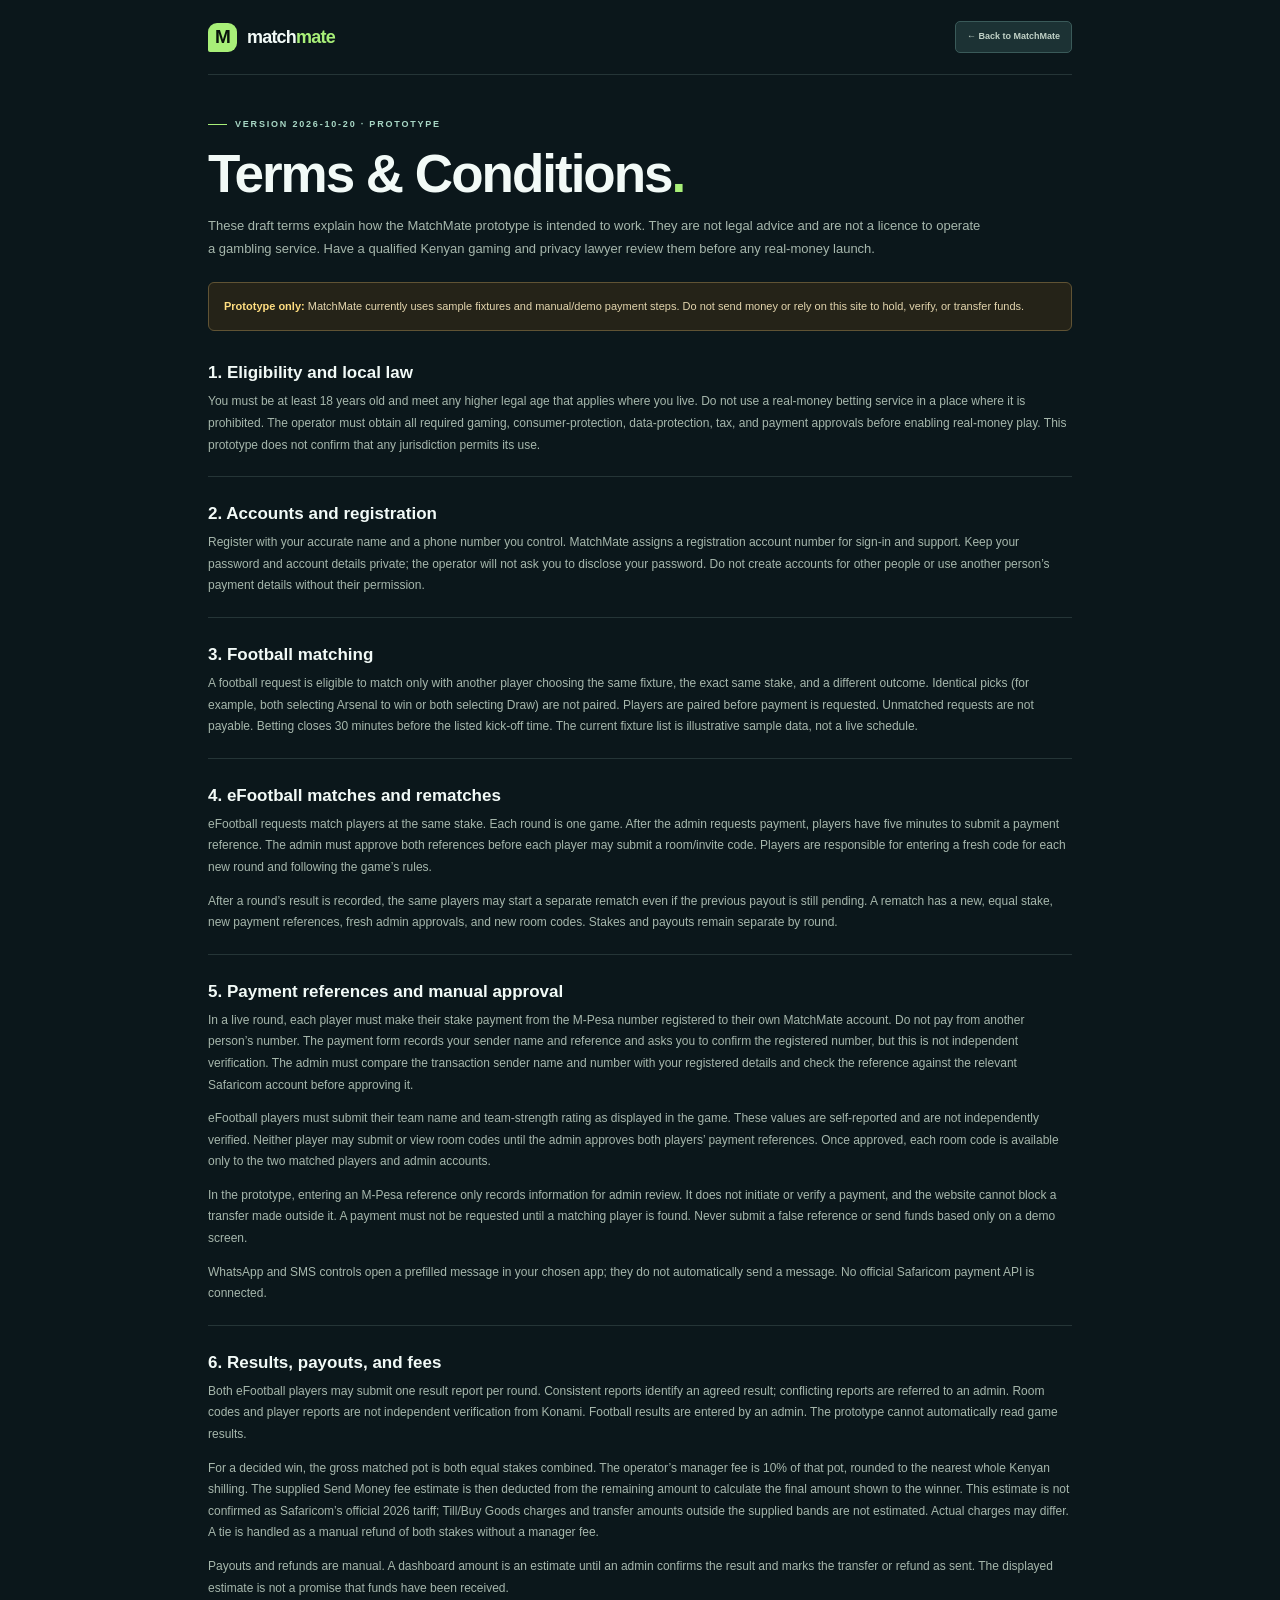
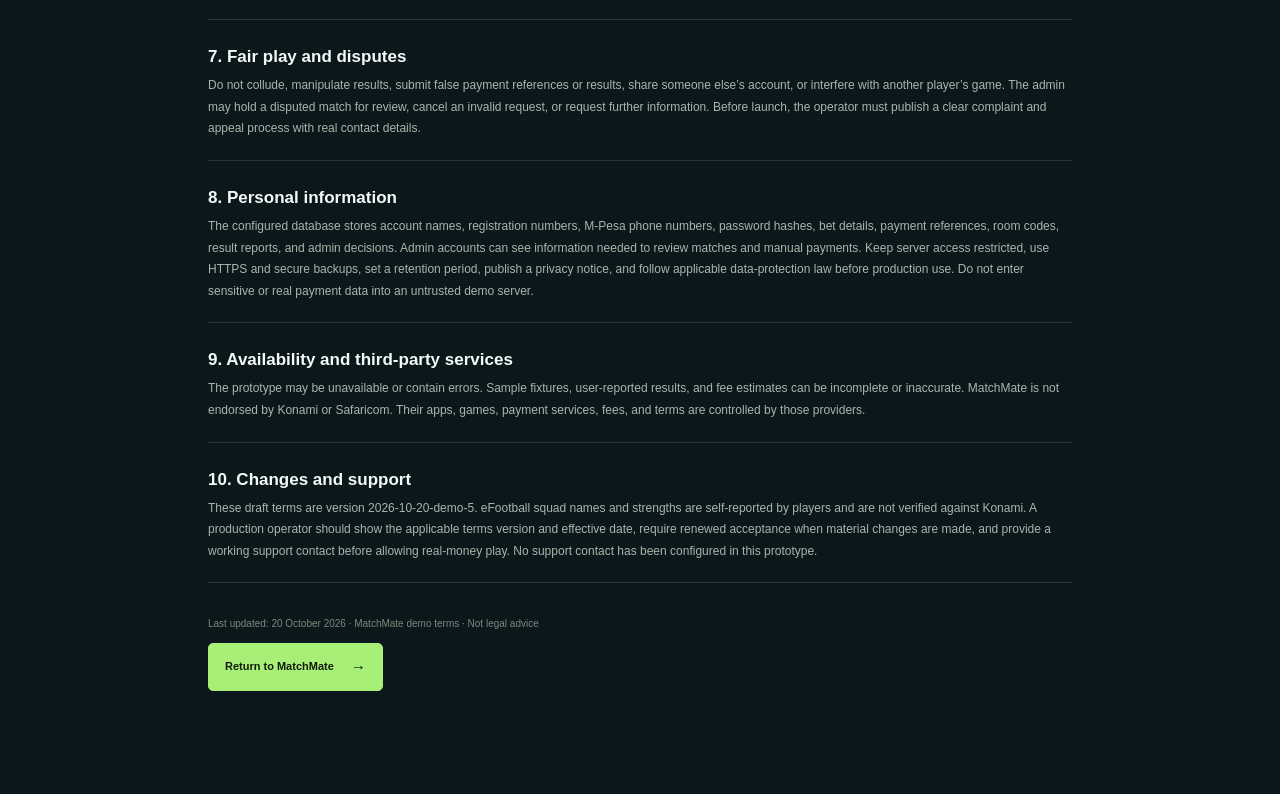
<file: terms.html>
<!doctype html>
<html lang="en">
  <head>
    <meta charset="utf-8">
    <meta name="viewport" content="width=device-width, initial-scale=1">
    <meta name="theme-color" content="#08120f">
    <title>Terms &amp; Conditions — MatchMate</title>
    <link rel="stylesheet" href="styles.css">
  </head>
  <body>
    <main class="terms-shell">
      <header class="terms-header">
        <a class="brand" href="index.html"><span class="brand-mark">M</span><span>match<span class="brand-light">mate</span></span></a>
        <a class="secondary-button" href="index.html">← Back to MatchMate</a>
      </header>
      <article class="terms-content">
        <div class="eyebrow"><span class="eyebrow-line"></span> VERSION 2026-10-20 · PROTOTYPE</div>
        <h1>Terms &amp; Conditions<span class="heading-period">.</span></h1>
        <p class="terms-lead">These draft terms explain how the MatchMate prototype is intended to work. They are not legal advice and are not a licence to operate a gambling service. Have a qualified Kenyan gaming and privacy lawyer review them before any real-money launch.</p>
        <div class="terms-warning"><strong>Prototype only:</strong> MatchMate currently uses sample fixtures and manual/demo payment steps. Do not send money or rely on this site to hold, verify, or transfer funds.</div>

        <section>
          <h2>1. Eligibility and local law</h2>
          <p>You must be at least 18 years old and meet any higher legal age that applies where you live. Do not use a real-money betting service in a place where it is prohibited. The operator must obtain all required gaming, consumer-protection, data-protection, tax, and payment approvals before enabling real-money play. This prototype does not confirm that any jurisdiction permits its use.</p>
        </section>
        <section>
          <h2>2. Accounts and registration</h2>
          <p>Register with your accurate name and a phone number you control. MatchMate assigns a registration account number for sign-in and support. Keep your password and account details private; the operator will not ask you to disclose your password. Do not create accounts for other people or use another person’s payment details without their permission.</p>
        </section>
        <section>
          <h2>3. Football matching</h2>
          <p>A football request is eligible to match only with another player choosing the same fixture, the exact same stake, and a different outcome. Identical picks (for example, both selecting Arsenal to win or both selecting Draw) are not paired. Players are paired before payment is requested. Unmatched requests are not payable. Betting closes 30 minutes before the listed kick-off time. The current fixture list is illustrative sample data, not a live schedule.</p>
        </section>
        <section>
          <h2>4. eFootball matches and rematches</h2>
          <p>eFootball requests match players at the same stake. Each round is one game. After the admin requests payment, players have five minutes to submit a payment reference. The admin must approve both references before each player may submit a room/invite code. Players are responsible for entering a fresh code for each new round and following the game’s rules.</p>
          <p>After a round’s result is recorded, the same players may start a separate rematch even if the previous payout is still pending. A rematch has a new, equal stake, new payment references, fresh admin approvals, and new room codes. Stakes and payouts remain separate by round.</p>
        </section>
        <section>
          <h2>5. Payment references and manual approval</h2>
          <p>In a live round, each player must make their stake payment from the M-Pesa number registered to their own MatchMate account. Do not pay from another person’s number. The payment form records your sender name and reference and asks you to confirm the registered number, but this is not independent verification. The admin must compare the transaction sender name and number with your registered details and check the reference against the relevant Safaricom account before approving it.</p>
          <p>eFootball players must submit their team name and team-strength rating as displayed in the game. These values are self-reported and are not independently verified. Neither player may submit or view room codes until the admin approves both players’ payment references. Once approved, each room code is available only to the two matched players and admin accounts.</p>
          <p>In the prototype, entering an M-Pesa reference only records information for admin review. It does not initiate or verify a payment, and the website cannot block a transfer made outside it. A payment must not be requested until a matching player is found. Never submit a false reference or send funds based only on a demo screen.</p>
          <p>WhatsApp and SMS controls open a prefilled message in your chosen app; they do not automatically send a message. No official Safaricom payment API is connected.</p>
        </section>
        <section>
          <h2>6. Results, payouts, and fees</h2>
          <p>Both eFootball players may submit one result report per round. Consistent reports identify an agreed result; conflicting reports are referred to an admin. Room codes and player reports are not independent verification from Konami. Football results are entered by an admin. The prototype cannot automatically read game results.</p>
          <p>For a decided win, the gross matched pot is both equal stakes combined. The operator’s manager fee is 10% of that pot, rounded to the nearest whole Kenyan shilling. The supplied Send Money fee estimate is then deducted from the remaining amount to calculate the final amount shown to the winner. This estimate is not confirmed as Safaricom’s official 2026 tariff; Till/Buy Goods charges and transfer amounts outside the supplied bands are not estimated. Actual charges may differ. A tie is handled as a manual refund of both stakes without a manager fee.</p>
          <p>Payouts and refunds are manual. A dashboard amount is an estimate until an admin confirms the result and marks the transfer or refund as sent. The displayed estimate is not a promise that funds have been received.</p>
        </section>
        <section>
          <h2>7. Fair play and disputes</h2>
          <p>Do not collude, manipulate results, submit false payment references or results, share someone else’s account, or interfere with another player’s game. The admin may hold a disputed match for review, cancel an invalid request, or request further information. Before launch, the operator must publish a clear complaint and appeal process with real contact details.</p>
        </section>
        <section>
          <h2>8. Personal information</h2>
          <p>The configured database stores account names, registration numbers, M-Pesa phone numbers, password hashes, bet details, payment references, room codes, result reports, and admin decisions. Admin accounts can see information needed to review matches and manual payments. Keep server access restricted, use HTTPS and secure backups, set a retention period, publish a privacy notice, and follow applicable data-protection law before production use. Do not enter sensitive or real payment data into an untrusted demo server.</p>
        </section>
        <section>
          <h2>9. Availability and third-party services</h2>
          <p>The prototype may be unavailable or contain errors. Sample fixtures, user-reported results, and fee estimates can be incomplete or inaccurate. MatchMate is not endorsed by Konami or Safaricom. Their apps, games, payment services, fees, and terms are controlled by those providers.</p>
        </section>
        <section>
          <h2>10. Changes and support</h2>
          <p>These draft terms are version 2026-10-20-demo-5. eFootball squad names and strengths are self-reported by players and are not verified against Konami. A production operator should show the applicable terms version and effective date, require renewed acceptance when material changes are made, and provide a working support contact before allowing real-money play. No support contact has been configured in this prototype.</p>
        </section>
        <p class="terms-end">Last updated: 20 October 2026 · MatchMate demo terms · Not legal advice</p>
        <a class="primary-button" href="index.html">Return to MatchMate <span>→</span></a>
      </article>
    </main>
  </body>
</html>
</file>
<file: styles.css>
:root {
  color-scheme: dark;
  --bg: #0b171b;
  --panel: #13252a;
  --panel-2: #1a3035;
  --line: rgba(196, 235, 228, .14);
  --text: #f2faf7;
  --muted: #b0c5c0;
  --soft: #8aa49e;
  --green: #a8ef78;
  --green-dark: #214437;
  --teal: #65dfcf;
  --orange: #ffc27e;
  --red: #ff8983;
  --font: 'Segoe UI', Arial, sans-serif;
  --display: 'Segoe UI', Arial, sans-serif;
}

* { box-sizing: border-box; }
[hidden] { display: none !important; }
html { scroll-behavior: smooth; }
body { margin: 0; background: var(--bg); color: var(--text); font: 14px/1.55 var(--font); }
button, input, select { font: inherit; }
button { color: inherit; }
.app-shell { min-height: 100vh; }
.sidebar { position: fixed; z-index: 5; inset: 0 auto 0 0; width: 238px; padding: 27px 17px 19px; display: flex; flex-direction: column; background: #102126; border-right: 1px solid var(--line); }
.brand { display: flex; align-items: center; gap: 10px; margin: 0 9px 49px; color: var(--text); text-decoration: none; font: 700 18px var(--display); letter-spacing: -.8px; }
.brand-mark { width: 29px; height: 29px; display: inline-grid; place-items: center; color: #09130c; background: var(--green); border-radius: 9px 9px 9px 2px; font: 700 19px var(--display); }
.brand-light { color: var(--green); }
.sidebar-label { margin: 0 11px 10px; color: #89a8a0; font-size: 10px; font-weight: 700; letter-spacing: 1.6px; }
.admin-label { margin-top: 31px; }
.main-nav { display: grid; gap: 5px; }
.nav-item { width: 100%; display: flex; align-items: center; gap: 13px; padding: 11px 12px; color: #b0c5c0; background: transparent; border: 0; border-radius: 8px; text-align: left; cursor: pointer; transition: background .2s, color .2s; }
.nav-item:hover, .nav-item.active { color: var(--text); background: #1d3838; }
.nav-item.active { box-shadow: inset 2px 0 var(--green); }
.nav-item.active .nav-icon { color: var(--green); }
.nav-icon { width: 19px; color: #92b2aa; font-size: 17px; text-align: center; }
.nav-count { margin-left: auto; color: #b9c8bf; font-size: 11px; }
.sidebar-spacer { flex: 1; }
.account-card { display: flex; align-items: center; gap: 9px; padding: 12px 7px; border-top: 1px solid var(--line); }
.avatar { width: 34px; height: 34px; display: grid; place-items: center; color: #142218; background: #b4f29a; border-radius: 50%; font-weight: 700; }
.account-summary { min-width: 0; display: grid; flex: 1; }
.account-summary strong { overflow: hidden; font-size: 12px; text-overflow: ellipsis; white-space: nowrap; }
.account-summary span { color: var(--soft); font-size: 10px; }
.icon-button { color: #91a39a; background: none; border: 0; font-size: 20px; cursor: pointer; }
.sidebar-foot { margin: 11px 7px 0; color: #86a39a; font-size: 9px; font-weight: 700; letter-spacing: 1.2px; }
.live-dot, .stat-dot { display: inline-block; width: 7px; height: 7px; margin-left: 4px; vertical-align: 1px; background: var(--teal); border-radius: 50%; box-shadow: 0 0 12px #65dfcf77; }
.main-content { max-width: 1600px; min-height: 100vh; margin-left: 238px; padding: 0 5.2%; }
.topbar { height: 73px; display: flex; align-items: center; justify-content: flex-end; border-bottom: 1px solid var(--line); }
.topbar-note { color: #b1c7c0; font-size: 11px; }
.topbar-note .live-dot { margin: 0 8px 0 0; }
.top-account { margin-left: 22px; padding: 7px 12px; background: transparent; border: 1px solid var(--line); border-radius: 6px; cursor: pointer; font-size: 11px; }
.top-account span { color: var(--green); margin-left: 7px; }
.mobile-brand { display: none; }
.demo-banner { display: flex; align-items: center; gap: 11px; margin-top: 17px; padding: 9px 13px; color: #d0d8a7; background: #202c28; border: 1px solid #576247; border-radius: 6px; font-size: 11px; }
.demo-badge { padding: 3px 6px; color: #1b250f; background: var(--green); border-radius: 3px; font-size: 8px; font-weight: 800; letter-spacing: 1px; }
.demo-banner button { margin-left: auto; color: #a1ad97; background: none; border: 0; font-size: 18px; cursor: pointer; }
.hero { position: relative; min-height: 365px; display: flex; align-items: center; overflow: hidden; margin: 18px 0 22px; padding: 42px 6%; background: linear-gradient(120deg,#183b3b 0%,#1b3837 48%,#263b36 100%); border: 1px solid #37645a; border-radius: 9px; }
.hero:after { position: absolute; inset: 0; background: linear-gradient(90deg,#183b3b 0%,#183b3bf2 45%,#183b3b28 100%); content: ''; pointer-events: none; }
.hero-copy { position: relative; z-index: 2; width: 53%; }
.eyebrow { display: flex; align-items: center; gap: 8px; color: #a9d8c6; font-size: 9px; font-weight: 700; letter-spacing: 1.8px; }
.eyebrow-line { width: 19px; height: 1px; background: var(--green); }
h1, h2, h3, p { margin-top: 0; }
.hero h1, .page-heading h1 { margin: 15px 0 11px; font: 600 clamp(36px, 4vw, 53px)/1.05 var(--display); letter-spacing: -2.7px; }
.hero h1 span { color: var(--green); }
.hero-copy p { max-width: 400px; margin-bottom: 22px; color: #c0d8cf; font-size: 12px; }
.primary-button, .secondary-button { display: inline-flex; align-items: center; justify-content: center; gap: 17px; padding: 11px 16px; color: #111b0c; background: var(--green); border: 1px solid var(--green); border-radius: 5px; font-weight: 700; font-size: 11px; cursor: pointer; transition: transform .15s, filter .15s; }
.primary-button:hover { transform: translateY(-1px); filter: brightness(1.05); }
.primary-button span { font-size: 15px; }
.hero-visual { position: absolute; inset: 0 0 0 40%; overflow: hidden; }
.orb { position: absolute; border: 1px solid #65dfcf55; border-radius: 50%; }
.orb-one { width: 370px; height: 370px; top: 50%; right: 5%; transform: translateY(-50%); }
.orb-two { width: 290px; height: 290px; top: 50%; right: 12%; transform: translateY(-50%); }
.hero-ball { position: absolute; top: 49%; right: 19%; transform: translateY(-50%) rotate(-18deg); font-size: clamp(105px, 16vw, 192px); filter: drop-shadow(0 17px 13px #02080499); }
.floating-card { position: absolute; z-index: 1; right: 13%; bottom: 40px; display: flex; align-items: center; gap: 10px; padding: 10px 14px; background: #24443b; border: 1px solid #6a946e; border-radius: 7px; box-shadow: 0 12px 30px #0005; }
.floating-icon { width: 31px; height: 31px; display: grid; place-items: center; color: #17200f; background: var(--green); border-radius: 6px; font-weight: 700; }
.floating-card div { display: grid; }
.floating-card strong { color: var(--green); font: 700 20px var(--display); line-height: 1.1; }
.floating-card small { color: #bed4c7; font-size: 9px; }
.hero-stat { position: absolute; top: 42px; right: 5%; color: #a7d7c6; font-size: 8px; letter-spacing: 1px; }
.hero-stat .stat-dot { width: 5px; height: 5px; margin: 0 7px 0 0; }
.hero-outline { position: absolute; right: 2%; bottom: 20px; color: #ffffff08; font: 700 60px/.8 var(--display); letter-spacing: -6px; }
.stats-row { display: grid; grid-template-columns: repeat(4,1fr); padding: 17px 0; border-top: 1px solid var(--line); border-bottom: 1px solid var(--line); }
.stat-item { display: flex; align-items: center; gap: 11px; padding: 0 13px; border-right: 1px solid var(--line); }
.stat-item:first-child { padding-left: 0; }
.stat-item:last-child { border: 0; }
.stat-icon { width: 32px; height: 32px; display: grid; place-items: center; color: var(--teal); background: #1a3334; border-radius: 6px; font-size: 17px; }
.stat-item div { display: grid; }
.stat-item strong { font: 600 15px var(--display); }
.stat-item span:last-child { color: #a4bbb3; font-size: 9px; }
.section-block { padding: 42px 0 35px; }
.section-heading { display: flex; align-items: flex-end; justify-content: space-between; margin-bottom: 18px; }
.section-heading h2, .how-heading h2 { margin: 8px 0 0; font: 600 27px var(--display); letter-spacing: -1px; }
.fixture-filters, .tab-group { display: flex; padding: 3px; background: #14272a; border: 1px solid var(--line); border-radius: 6px; }
.filter-chip, .bet-tab { padding: 6px 10px; color: #abc0ba; background: none; border: 0; border-radius: 4px; font-size: 10px; cursor: pointer; }
.filter-chip.active, .bet-tab.active { color: #e3fff1; background: #285044; }
.fixture-note { margin: -4px 0 16px; color: #a3b9b2; font-size: 10px; }
.fixture-note span { margin-right: 5px; color: var(--green); }
.fixture-grid { display: grid; grid-template-columns: repeat(3, minmax(0,1fr)); gap: 12px; }
.fixture-card { position: relative; padding: 16px; background: var(--panel); border: 1px solid var(--line); border-radius: 7px; transition: border-color .2s, transform .2s; }
.fixture-card:hover { transform: translateY(-2px); border-color: #65b99c; }
.fixture-card-top { display: flex; justify-content: space-between; color: #a7beb6; font-size: 9px; }
.sample-label { padding: 3px 6px; color: #d3e8b2; background: #304638; border-radius: 3px; font-size: 8px; letter-spacing: .4px; }
.team-row { display: flex; align-items: center; justify-content: space-between; margin: 17px 0 15px; }
.team { display: grid; justify-items: center; gap: 5px; width: 36%; text-align: center; }
.team-crest { width: 37px; height: 37px; display: grid; place-items: center; color: #d9fff1; background: #225045; border: 1px solid #4f8772; border-radius: 12px; font: 700 11px var(--display); }
.team-name { font-size: 10px; font-weight: 600; }
.versus { color: #687a70; font: 600 10px var(--display); }
.fixture-footer { display: flex; align-items: center; justify-content: space-between; padding-top: 11px; border-top: 1px solid var(--line); }
.fixture-time { color: #b8cbc4; font-size: 9px; }
.fixture-time strong { color: var(--text); }
.fixture-bet-button { padding: 7px 9px; color: #c7f99d; background: #214438; border: 1px solid #4f8065; border-radius: 4px; font-size: 9px; font-weight: 700; cursor: pointer; }
.how-section { padding: 27px 0 46px; }
.steps-grid { display: grid; grid-template-columns: repeat(4,1fr); gap: 11px; margin-top: 19px; }
.step-card { position: relative; min-height: 156px; padding: 17px 15px; background: #112326; border: 1px solid var(--line); border-radius: 6px; }
.step-number { position: absolute; top: 14px; right: 14px; color: #86a69b; font: 600 10px var(--display); }
.step-icon { width: 30px; height: 30px; display: grid; place-items: center; margin-bottom: 15px; color: var(--teal); background: #1b3a39; border-radius: 6px; font-size: 18px; }
.step-card h3 { margin-bottom: 6px; font: 600 13px var(--display); }
.step-card p { margin-bottom: 0; color: #a9c0b9; font-size: 10px; line-height: 1.6; }
.site-footer { display: flex; justify-content: space-between; padding: 20px 0 27px; color: #aec4bc; border-top: 1px solid var(--line); font: 600 11px var(--display); }
.footer-copy { color: #92aca1; font: 400 10px var(--font); }
.site-footer > span:last-child { color: #88a198; font: 700 8px var(--font); letter-spacing: 1px; }

.view { display: none; }
.view.active { display: block; }
.page-heading { display: flex; align-items: center; justify-content: space-between; padding: 53px 0 29px; }
.page-heading h1 { margin-bottom: 9px; font-size: clamp(34px,4vw,48px); }
.page-heading p { max-width: 500px; margin-bottom: 0; color: #b2c9c1; font-size: 12px; }
.heading-period { color: var(--green); }
.heading-stamp { width: 92px; display: grid; justify-items: center; color: var(--green); font: 600 37px/.9 var(--display); }
.heading-stamp span { margin-top: 5px; color: #b3cbc2; font: 700 9px var(--font); letter-spacing: 1.3px; }
.heading-stamp small { margin-top: 6px; color: #92aaa0; font: 9px var(--font); }
.konami-layout { display: grid; grid-template-columns: minmax(0,1.1fr) minmax(280px,.9fr); gap: 16px; padding-bottom: 45px; }
.panel { background: var(--panel); border: 1px solid var(--line); border-radius: 8px; }
.konami-panel { padding: 26px; }
.panel-top { display: flex; align-items: center; justify-content: space-between; margin-bottom: 25px; }
.panel-kicker { color: #a9c7bd; font-size: 9px; font-weight: 700; letter-spacing: 1.3px; }
.pill { padding: 5px 8px; border-radius: 20px; font-size: 9px; }
.pill-green { color: #d8ffe8; background: #285044; }
.konami-panel h2 { margin-bottom: 8px; font: 600 23px var(--display); }
.muted { color: #abc2ba; }
.konami-panel > p { max-width: 480px; margin-bottom: 23px; font-size: 11px; }
.bet-form label { display: flex; justify-content: space-between; margin-bottom: 7px; font-size: 11px; font-weight: 600; }
.label-hint { color: #a1b8b0; font-size: 9px; font-weight: 400; }
.input-wrap { position: relative; }
.input-wrap input, .form-control { width: 100%; padding: 11px 13px; color: var(--text); background: #102126; border: 1px solid #3b5b59; border-radius: 5px; outline: none; }
.input-wrap input { padding-left: 53px; }
.input-wrap input:focus, .form-control:focus { border-color: var(--teal); box-shadow: 0 0 0 2px #65dfcf26; }
.currency { position: absolute; z-index: 1; top: 50%; left: 13px; color: #a9c5bc; transform: translateY(-50%); font-size: 10px; }
.stake-presets { display: flex; gap: 7px; margin-top: 9px; }
.stake-presets button { padding: 6px 10px; color: #c1d4cc; background: #1b3334; border: 1px solid #385b58; border-radius: 4px; font-size: 10px; cursor: pointer; }
.payout-preview { display: flex; justify-content: space-between; margin: 20px 0 16px; padding: 12px 0; border-top: 1px solid var(--line); border-bottom: 1px solid var(--line); color: #b4c9c0; font-size: 10px; }
.payout-preview strong { color: var(--green); font: 600 14px var(--display); }
.full-button { width: 100%; justify-content: space-between; padding: 12px 14px; }
.form-footnote { margin: 10px 0 0; color: #91aaa0; font-size: 9px; text-align: center; }
.konami-side { display: grid; gap: 13px; }
.info-panel { padding: 21px; background: radial-gradient(ellipse at top right,#398c7450,transparent 60%),var(--panel); }
.info-icon { width: 39px; height: 39px; display: grid; place-items: center; margin-bottom: 17px; color: var(--teal); background: #1e4140; border-radius: 8px; font-size: 21px; }
.info-panel .eyebrow { font-size: 8px; }
.info-panel h3 { margin: 8px 0; font: 600 17px var(--display); }
.info-panel p { max-width: 300px; margin: 0; color: #aec6bd; font-size: 10px; }
.timeline-panel { padding: 20px; background: #112326; border: 1px solid var(--line); border-radius: 8px; }
.timeline-panel h3 { display: flex; align-items: center; justify-content: space-between; margin-bottom: 18px; font: 600 13px var(--display); }
.mini-status { padding: 4px 6px; color: var(--green); background: #1a2b1e; border-radius: 3px; font: 700 8px var(--font); letter-spacing: .5px; }
.timeline-step { position: relative; display: flex; gap: 11px; padding: 0 0 17px; }
.timeline-step:not(:last-child):after { position: absolute; top: 24px; left: 11px; width: 1px; height: 22px; background: #42615b; content: ''; }
.timeline-number { width: 23px; height: 23px; display: grid; flex: 0 0 auto; place-items: center; color: var(--teal); background: #1b3c3b; border: 1px solid #4e8577; border-radius: 50%; font-size: 9px; }
.timeline-step div { display: grid; padding-top: 2px; }
.timeline-step strong { font-size: 10px; }
.timeline-step small { color: #a5bbb3; font-size: 9px; }
.my-bets-toolbar { display: flex; justify-content: space-between; align-items: center; margin: 0 0 13px; }
.my-bets-toolbar > span { font-size: 10px; }
.player-totals { display: grid; grid-template-columns: repeat(3,1fr); gap: 9px; margin: 0 0 15px; }
.player-total-card { display: grid; gap: 5px; padding: 12px 14px; background: var(--panel); border: 1px solid var(--line); border-radius: 6px; }
.player-total-card span { color: #a2b9b0; font-size: 8px; font-weight: 700; letter-spacing: .8px; }
.player-total-card strong { font: 600 16px var(--display); }
.player-total-card.due strong { color: var(--green); }
.bets-list { display: grid; gap: 10px; min-height: 230px; }
.bet-card { display: grid; grid-template-columns: minmax(150px,1.6fr) 1fr 1fr auto; align-items: center; gap: 14px; padding: 16px; background: var(--panel); border: 1px solid var(--line); border-radius: 7px; }
.bet-card-title { font-weight: 700; }
.bet-card-sub, .bet-meta-label { color: #a3bab1; font-size: 9px; }
.bet-meta { display: grid; gap: 3px; }
.bet-meta strong { font-size: 11px; }
.status-badge { display: inline-flex; align-items: center; justify-content: center; padding: 5px 8px; color: #d9eee7; background: #2b4543; border-radius: 4px; font-size: 9px; font-weight: 600; }
.status-waiting, .status-awaiting_payment { color: #ffd49e; background: #493823; }
.status-won, .status-paid, .status-completed { color: #d7f8a9; background: #294532; }
.status-lost, .status-cancelled { color: #ffc0b8; background: #482d30; }
.empty-state { display: grid; justify-items: center; padding: 54px 20px; color: #aac0b8; background: var(--panel); border: 1px dashed #42605a; border-radius: 7px; text-align: center; }
.empty-icon { margin-bottom: 12px; color: var(--green); font-size: 28px; }
.empty-state strong { margin-bottom: 5px; color: var(--text); font: 600 16px var(--display); }
.empty-state p { margin-bottom: 15px; font-size: 10px; }

.admin-page-heading { padding-bottom: 25px; }
.admin-shell { min-height: 100vh; }
.admin-topbar { min-height: 73px; display: flex; align-items: center; justify-content: space-between; padding: 0 5.2%; background: #102126; border-bottom: 1px solid var(--line); }
.admin-topbar .brand { margin: 0; }
.admin-topbar-actions { display: flex; align-items: center; gap: 12px; }
.admin-signed-in { color: var(--muted); font-size: 11px; }
.admin-topbar .secondary-button { text-decoration: none; }
.admin-content { max-width: 1600px; min-height: calc(100vh - 73px); margin: 0 auto; padding: 0 5.2%; }
.admin-demo-pill { padding: 7px 10px; color: #c9e5b0; background: #294235; border: 1px solid #55745b; border-radius: 4px; font-size: 8px; font-weight: 700; letter-spacing: 1px; }
.admin-demo-pill .live-dot { margin: 0 6px 0 0; }
.admin-stats { display: grid; grid-template-columns: repeat(5,1fr); gap: 10px; }
.admin-stat-card { display: grid; gap: 6px; padding: 16px; background: var(--panel); border: 1px solid var(--line); border-radius: 6px; }
.admin-stat-card > span { color: #a4bbb2; font-size: 8px; font-weight: 700; letter-spacing: 1px; }
.admin-stat-card strong { font: 600 25px var(--display); }
.admin-stat-card small { color: #a1b8af; font-size: 9px; }
.admin-stat-card.accent-stat { background: #1e3832; border-color: #456c5a; }
.accent-stat strong { color: var(--green); font-size: 19px; }
.admin-toolbar { display: flex; align-items: center; justify-content: space-between; margin: 31px 0 13px; }
.admin-toolbar h2 { margin-bottom: 4px; font: 600 17px var(--display); }
.admin-toolbar p { margin: 0; color: #a7beb5; font-size: 10px; }
.secondary-button { padding: 8px 11px; color: #d0e2dc; background: #1c3234; border-color: #3a5a59; font-size: 9px; }
.table-wrap { overflow-x: auto; background: var(--panel); border: 1px solid var(--line); border-radius: 7px; }
.admin-table { width: 100%; min-width: 780px; border-collapse: collapse; text-align: left; }
.admin-table th { padding: 11px 13px; color: #a5c1b8; background: #1a3032; border-bottom: 1px solid var(--line); font-size: 8px; font-weight: 700; letter-spacing: .7px; white-space: nowrap; }
.admin-table td { padding: 13px; color: #bdcbc1; border-bottom: 1px solid var(--line); font-size: 10px; }
.admin-table tr:last-child td { border-bottom: 0; }
.admin-table .person-cell { display: grid; gap: 3px; }
.person-cell strong { color: #e1ece3; font-size: 10px; }
.person-cell small { color: #a4bab2; font-size: 9px; }
.admin-table .money-cell { color: var(--green); font-weight: 700; white-space: nowrap; }
.table-action { padding: 6px 8px; color: #17200f; background: var(--green); border: 0; border-radius: 4px; font-size: 8px; font-weight: 700; cursor: pointer; white-space: nowrap; }
.table-action:disabled { color: #a9b7ac; background: #28362c; cursor: default; }
.queue-toolbar { margin-top: 31px; }
.queue-table { min-width: 940px; }
.request-table { min-width: 760px; }
.payment-review-list { display: grid; gap: 7px; min-width: 190px; }
.payment-review-item { padding-bottom: 6px; border-bottom: 1px solid var(--line); }
.payment-review-item:last-child { padding-bottom: 0; border-bottom: 0; }
.admin-disclaimer { margin: 18px 0 40px; padding: 11px 13px; color: #c3cbb0; background: #28342d; border: 1px solid #59634c; border-radius: 5px; font-size: 9px; }
#fee-notice { margin-top: -4px; }

.modal-backdrop { position: fixed; z-index: 20; inset: 0; display: grid; place-items: center; overflow-y: auto; padding: 18px; background: #051114d9; backdrop-filter: blur(5px); }
.modal { position: relative; width: min(440px,100%); max-height: calc(100vh - 36px); overflow-y: auto; padding: 27px; background: #183034; border: 1px solid #4a7771; border-radius: 10px; box-shadow: 0 25px 80px #0008; }
.modal-wide { width: min(520px,100%); }
.modal-close { position: absolute; top: 14px; right: 15px; color: #aec7bf; background: none; border: 0; font-size: 21px; cursor: pointer; }
.modal .eyebrow { margin-bottom: 11px; }
.modal h2 { margin: 0 25px 7px 0; font: 600 23px var(--display); letter-spacing: -.6px; }
.modal-intro { margin-bottom: 19px; color: #b4cbc3; font-size: 10px; }
.modal-form { display: grid; gap: 11px; }
.modal-form label { display: grid; gap: 5px; color: #d0e1da; font-size: 10px; font-weight: 600; }
.modal-form label small { color: #a2bbb2; font-size: 9px; font-weight: 400; }
.form-control { padding: 9px 10px; font-size: 11px; }
.modal-form .primary-button { width: 100%; margin-top: 5px; }
.text-button { padding: 5px; color: var(--green); background: none; border: 0; font-size: 10px; cursor: pointer; }
.demo-payment-box { margin: 13px 0; padding: 12px; color: #c4d8ce; background: #203a35; border: 1px solid #4d7460; border-radius: 5px; font-size: 10px; }
.demo-payment-box strong { color: var(--green); }
.modal-summary { display: flex; justify-content: space-between; gap: 12px; margin: 13px 0; padding: 10px; color: #c0d4cc; background: #112528; border-radius: 5px; font-size: 10px; }
.modal-summary strong { color: var(--green); }
.check-row { display: flex; align-items: flex-start; gap: 8px; color: #c0d2ca; font-size: 9px; }
.check-row input { margin-top: 2px; accent-color: var(--green); }
.toast-region { position: fixed; z-index: 30; right: 20px; bottom: 20px; display: grid; gap: 8px; }
.toast { max-width: 350px; padding: 12px 15px; color: #effaf4; background: #24443a; border: 1px solid #69a17b; border-radius: 6px; box-shadow: 0 10px 30px #0006; font-size: 11px; animation: toast-in .2s ease-out; }
.toast.error { border-color: #bd7167; background: #4c3031; }
@keyframes toast-in { from { opacity: 0; transform: translateY(7px); } to { opacity: 1; transform: translateY(0); } }

.terms-shell { width: min(920px, 100%); min-height: 100vh; margin: 0 auto; padding: 0 28px 60px; }
.terms-header { height: 75px; display: flex; align-items: center; justify-content: space-between; border-bottom: 1px solid var(--line); }
.terms-header .brand { margin: 0; }
.terms-content { padding: 43px 0; }
.terms-content h1 { margin: 14px 0 12px; font: 600 clamp(36px,5vw,53px)/1.05 var(--display); letter-spacing: -2px; }
.terms-content h2 { margin: 0 0 8px; font: 600 17px var(--display); }
.terms-content p { color: #a6b7ac; font-size: 12px; line-height: 1.8; }
.terms-content section { margin: 27px 0; padding-bottom: 20px; border-bottom: 1px solid var(--line); }
.terms-content section p:last-child { margin-bottom: 0; }
.terms-lead { max-width: 780px; font-size: 13px !important; }
.terms-warning { margin: 22px 0 32px; padding: 15px; color: #e3d5ad; background: #252318; border: 1px solid #605334; border-radius: 6px; font-size: 11px; }
.terms-warning strong { color: #ffde80; }
.terms-end { margin-top: 32px; color: #768b7e !important; font-size: 10px !important; }
.terms-header .secondary-button { color: #c0d1c6; text-decoration: none; }
.terms-content .primary-button { text-decoration: none; }
.terms-content a:not(.primary-button) { color: var(--green); }

@media (min-width: 1500px) { .main-content { padding: 0 7%; } }
@media (max-width: 1100px) {
  .sidebar { width: 205px; }
  .main-content { margin-left: 205px; padding: 0 4%; }
  .admin-content { padding-right: 4%; padding-left: 4%; }
  .admin-topbar { padding-right: 4%; padding-left: 4%; }
  .fixture-grid { grid-template-columns: repeat(2,minmax(0,1fr)); }
  .stats-row { grid-template-columns: repeat(2,1fr); row-gap: 14px; }
  .stat-item:nth-child(2) { border-right: 0; }
  .steps-grid { grid-template-columns: repeat(2,1fr); }
  .admin-stats { grid-template-columns: repeat(3,1fr); }
  .hero-visual { left: 36%; }
}
@media (max-width: 760px) {
  .sidebar { position: fixed; inset: auto 0 0; width: auto; height: 62px; display: block; padding: 0 8px; border-top: 1px solid var(--line); border-right: 0; background: #0b1713f5; }
  .sidebar .brand, .sidebar-label, .account-card, .sidebar-foot { display: none; }
  .sidebar-spacer { display: none; }
  .main-nav { height: 100%; display: flex; align-items: center; justify-content: space-around; gap: 2px; }
  .nav-item { width: auto; min-width: 53px; height: 50px; display: grid; justify-items: center; align-content: center; gap: 1px; padding: 3px 6px; font-size: 8px; text-align: center; }
  .nav-icon { font-size: 17px; }
  .nav-count { position: absolute; margin: -22px 0 0 26px; font-size: 8px; }
  .main-content { margin: 0; padding: 0 5%; padding-bottom: 72px; }
  .topbar { height: 58px; justify-content: space-between; }
  .mobile-brand { display: flex; align-items: center; gap: 7px; font: 700 14px var(--display); }
  .mobile-brand .brand-mark { width: 23px; height: 23px; font-size: 15px; }
  .topbar-note { display: none; }
  .top-account { margin: 0; padding: 6px 9px; }
  .demo-banner { align-items: flex-start; font-size: 9px; }
  .demo-badge { flex: 0 0 auto; }
  .hero { min-height: 340px; padding: 32px 7%; }
  .hero-copy { width: 76%; }
  .hero h1 { font-size: 42px; }
  .hero-copy p { max-width: 290px; font-size: 11px; }
  .hero-visual { left: 24%; opacity: .68; }
  .hero-ball { right: 9%; font-size: 145px; }
  .orb-one { right: -20%; }
  .orb-two { right: -10%; }
  .floating-card { right: 4%; bottom: 23px; padding: 8px; }
  .hero-stat { display: none; }
  .stats-row { grid-template-columns: repeat(2,1fr); row-gap: 13px; }
  .stat-item { padding: 0 8px; gap: 7px; }
  .stat-item:nth-child(odd) { padding-left: 0; }
  .stat-item:nth-child(even) { border-right: 0; }
  .stat-item strong { font-size: 13px; }
  .stat-item span:last-child { font-size: 8px; }
  .section-heading { align-items: flex-start; gap: 12px; flex-direction: column; }
  .fixture-grid { grid-template-columns: 1fr; }
  .fixture-card { padding: 14px; }
  .steps-grid { gap: 8px; }
  .step-card { min-height: 147px; padding: 13px; }
  .step-card p { font-size: 9px; }
  .site-footer { gap: 10px; flex-direction: column; }
  .page-heading { padding: 36px 0 23px; }
  .admin-topbar { align-items: flex-start; gap: 10px; flex-direction: column; padding-top: 14px; padding-bottom: 14px; }
  .admin-topbar-actions { width: 100%; justify-content: space-between; gap: 7px; }
  .admin-signed-in { max-width: 36%; overflow: hidden; text-overflow: ellipsis; white-space: nowrap; }
  .admin-topbar .secondary-button { padding: 6px 8px; }
  .admin-content { padding-right: 4%; padding-left: 4%; }
  .page-heading h1 { font-size: 38px; }
  .konami-layout { grid-template-columns: 1fr; }
  .konami-panel { padding: 19px; }
  .heading-stamp { width: 68px; font-size: 29px; }
  .bet-card { grid-template-columns: 1fr 1fr; gap: 12px; }
  .bet-card > .status-badge { justify-self: start; }
  .player-totals { gap: 6px; }
  .player-total-card { padding: 10px 8px; }
  .player-total-card strong { font-size: 12px; }
  .player-total-card span { font-size: 7px; }
  .admin-page-heading { align-items: flex-start; gap: 12px; flex-direction: column; }
  .admin-stats { grid-template-columns: repeat(2,1fr); }
  .admin-toolbar { align-items: flex-start; gap: 10px; }
  .toast-region { right: 12px; bottom: 74px; left: 12px; }
  .toast { max-width: none; }
}
@media (max-width: 390px) {
  .main-content { padding-right: 4%; padding-left: 4%; }
  .hero h1 { font-size: 37px; }
  .hero-copy { width: 88%; }
  .fixture-filters { width: 100%; }
  .filter-chip { flex: 1; }
  .stats-row { column-gap: 4px; }
  .stat-icon { width: 28px; height: 28px; }
}
</file>
